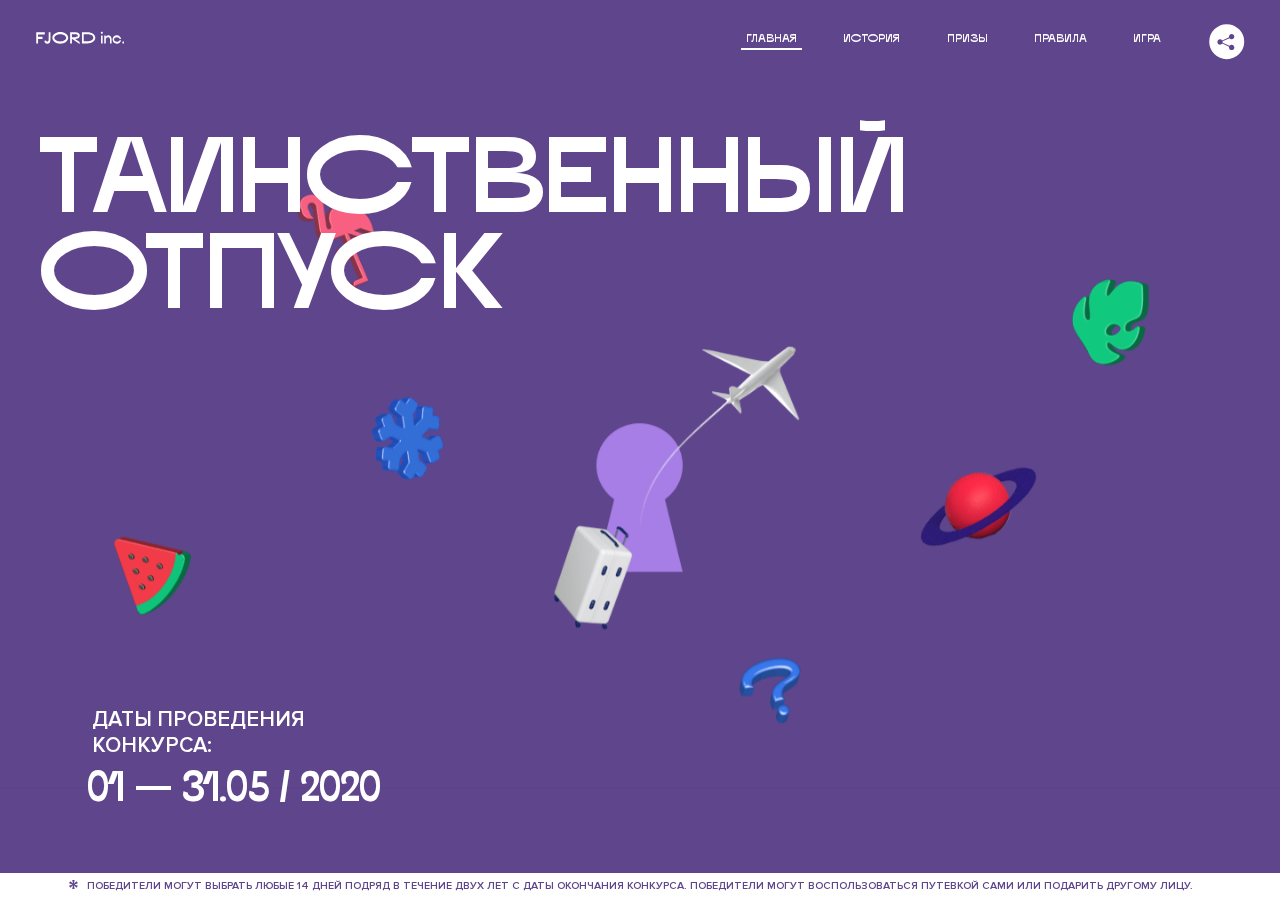
<file: 1/index.html>
<!DOCTYPE html>
<html lang="ru">
<head>
  <meta charset="UTF-8">
  <meta name="description" content="">
  <meta name="viewport" content="width=device-width, initial-scale=1.0">
  <meta http-equiv="X-UA-Compatible" content="ie=edge">
  <title>Mysterious Vacation</title>
  <link rel="stylesheet" href="css/style.min.css">
<link href="css/style.min.css" rel="stylesheet">  <base href="https://htmlacademy-animation.github.io/179940-magic-vacation-1/1/">
</head>
<body>

  <header class="page-header js-header">
    <div class="page-header__wrapper">
      <a href="#" class="page-header__logo" aria-label="Перейти на страницу FJORD.Inc">
        <svg width="100" height="15" viewBox="0 0 100 15" fill="none" xmlns="http://www.w3.org/2000/svg">
          <path d="M0.26 1.4V14H2.276V8.906H7.334V6.44H2.276V3.848H9.872V1.4H0.26ZM12.733 14.36C15.127 14.36 16.243 12.65 16.243 9.5V1.4H14.263V8.96C14.263 11.21 13.723 11.876 12.733 11.876C11.833 11.876 11.473 11.3 11.347 10.58L9.36702 10.94C9.63702 13.046 10.663 14.36 12.733 14.36ZM18.3918 7.7C18.3918 11.372 22.3878 14.36 27.3198 14.36C32.2518 14.36 36.2478 11.372 36.2478 7.7C36.2478 4.028 32.2518 1.04 27.3198 1.04C22.3878 1.04 18.3918 4.028 18.3918 7.7ZM20.6058 7.7C20.6058 5.378 23.6118 3.524 27.3198 3.524C30.9918 3.524 33.9798 5.378 33.9798 7.7C33.9798 10.004 30.9918 11.858 27.3198 11.858C23.6118 11.858 20.6058 10.004 20.6058 7.7ZM40.403 14V8.906H40.799L49.079 14.702V12.38L44.039 8.906H44.201C47.999 8.906 49.277 7.304 49.277 5.162C49.277 3.092 47.999 1.4 44.201 1.4H38.387V14H40.403ZM43.535 3.722C45.785 3.722 47.045 4.136 47.045 5.432C47.045 6.764 45.785 7.034 43.535 7.034H40.403V3.722H43.535ZM51.6936 1.382V14H57.8676C62.7456 14 66.7236 11.534 66.7236 7.7C66.7236 3.848 62.7456 1.382 57.8676 1.382H51.6936ZM53.7096 11.624V3.722H57.5436C61.5396 3.722 64.4916 5.018 64.4916 7.7C64.4916 10.238 61.5396 11.624 57.5436 11.624H53.7096ZM73.1832 14.018H74.9832V5H73.1832V14.018ZM72.9132 1.976C72.9132 2.57 73.3992 3.092 74.0832 3.092C74.7492 3.092 75.2352 2.57 75.2352 1.976C75.2352 1.382 74.7672 0.805999 74.0832 0.805999C73.3812 0.805999 72.9132 1.382 72.9132 1.976ZM76.7867 14H78.5687V9.104C78.7487 8.006 79.5947 6.962 81.0887 6.962C82.1147 6.962 83.2667 7.448 83.2667 9.554V14H85.0487V9.014C85.0487 6.152 83.2307 4.73 81.3587 4.73C79.9187 4.73 79.0727 5.558 78.5687 6.854V5H76.7867V14ZM90.9898 14.27C93.5098 14.27 95.3818 12.506 95.7238 10.328H94.0498C93.7258 11.3 92.6998 12.02 90.9898 12.02C88.8478 12.02 87.7678 10.922 87.7678 9.59C87.7678 8.24 88.8478 6.962 90.9898 6.962C92.7538 6.962 93.7978 7.844 94.0858 8.924H95.7418C95.4358 6.71 93.6178 4.73 90.9898 4.73C88.0918 4.73 86.1298 7.124 86.1298 9.59C86.1298 12.074 88.1278 14.27 90.9898 14.27ZM97.0693 12.938C97.0693 13.658 97.5553 14.144 98.2753 14.144C98.9953 14.144 99.4813 13.658 99.4813 12.938C99.4813 12.2 98.9953 11.714 98.2753 11.714C97.5553 11.714 97.0693 12.2 97.0693 12.938Z" fill="currentColor"></path>
        </svg>
      </a>
      <button class="page-header__toggler js-menu-toggler" type="button" aria-label="Управление мобильным меню"><span>Меню</span></button>
      <nav class="page-header__nav">
        <div class="page-header__menu js-menu" id="menu">
          <ul>
            <li>
              <a class="js-menu-link active" href="#top" data-href="top">главная</a>
            </li>
            <li>
              <a class="js-menu-link" href="#story" data-href="story">история</a>
            </li>
            <li>
              <a class="js-menu-link" href="#prizes" data-href="prizes">призы</a>
            </li>
            <li>
              <a class="js-menu-link" href="#rules" data-href="rules">правила</a>
            </li>
            <li>
              <a class="js-menu-link" href="#game" data-href="game">игра</a>
            </li>
          </ul>
        </div>
        <div class="page-header__social">
          <div class="social-block js-social-block">
            <button class="social-block__toggler" aria-label="Управлять блоком с социальными кнопками">
              <svg width="26" height="22" viewBox="0 0 27 22" fill="none" xmlns="http://www.w3.org/2000/svg">
                <path d="M19.6721 7.43664C21.6273 7.43664 23.213 5.85095 23.213 3.89566C23.213 1.94037 21.6273 0.354675 19.6721 0.354675C17.7168 0.354675 16.1311 1.94037 16.1311 3.89566C16.1311 4.19968 16.1728 4.49178 16.2458 4.77345L7.21751 8.95527C6.57519 8.05214 5.52303 7.46049 4.33078 7.46049C2.37549 7.46049 0.789795 9.04618 0.789795 11.0015C0.789795 12.9568 2.37549 14.5425 4.33078 14.5425C5.52303 14.5425 6.57668 13.9508 7.21751 13.0477L16.2458 17.2295C16.1743 17.5112 16.1311 17.8033 16.1311 18.1073C16.1311 20.0626 17.7168 21.6483 19.6721 21.6483C21.6273 21.6483 23.213 20.0626 23.213 18.1073C23.213 16.152 21.6273 14.5663 19.6721 14.5663C18.4798 14.5663 17.4262 15.158 16.7853 16.0611L7.75701 11.8793C7.82854 11.5976 7.87176 11.3055 7.87176 11.0015C7.87176 10.6974 7.83003 10.4053 7.75701 10.1237L16.7853 5.94186C17.4262 6.84499 18.4783 7.43664 19.6721 7.43664Z" fill="currentColor"></path>
              </svg>
            </button>
            <ul class="social-block__list">
              <li>
                <a class="social-block__link social-block__link--fb" href="#" aria-label="Мы на Facebook">
                  <svg width="8" height="17" viewBox="0 0 8 17" fill="none" xmlns="http://www.w3.org/2000/svg">
                    <path d="M4.24646 16.9899H1.09275L1.05793 8.49828H0V5.30707H1.05793V3.81124C1.05793 1.42084 2.57654 0 5.21735 0H7.41758V3.18585H5.30841C4.28262 3.18585 4.2478 3.48582 4.2478 4.24914V5.30707H7.42964L7.16716 8.49828H4.2478V16.9899H4.24646Z" fill="currentColor"></path>
                  </svg>
                </a>
              </li>
              <li>
                <a class="social-block__link social-block__link--insta" href="#" aria-label="Мы в Instagram">
                  <svg width="15" height="15" viewBox="0 0 15 15" fill="none" xmlns="http://www.w3.org/2000/svg">
                    <path d="M11.0197 0H4.19806C2.14246 0 0.471191 1.66993 0.471191 3.72285V10.5499C0.471191 12.6082 2.14112 14.2727 4.19806 14.2727H11.0197C13.0753 14.2727 14.7466 12.6082 14.7466 10.5499V3.72285C14.7466 1.67127 13.0753 0 11.0197 0ZM11.0197 12.4849H4.19806C3.13076 12.4849 2.26432 11.6158 2.26432 10.5512V3.72419C2.26432 2.65956 3.13076 1.79715 4.19806 1.79715H11.0197C12.087 1.79715 12.9535 2.6609 12.9535 3.72419V10.5512C12.9535 11.6145 12.087 12.4849 11.0197 12.4849Z" fill="currentColor"></path>
                    <path d="M7.60887 3.11084C5.38989 3.11084 3.58203 4.9187 3.58203 7.14036C3.58203 9.35532 5.38989 11.1645 7.60887 11.1645C9.83053 11.1645 11.6357 9.35666 11.6357 7.14036C11.6357 4.9187 9.83053 3.11084 7.60887 3.11084ZM7.60887 9.36871C6.37551 9.36871 5.37784 8.37372 5.37784 7.14036C5.37784 5.90699 6.37551 4.90665 7.60887 4.90665C8.83822 4.90665 9.84259 5.90833 9.84259 7.14036C9.84392 8.37238 8.83822 9.36871 7.60887 9.36871Z" fill="currentColor"></path>
                    <path d="M11.3573 2.35962C10.8256 2.35962 10.3931 2.79752 10.3931 3.32381C10.3931 3.85546 10.8256 4.29336 11.3573 4.29336C11.8862 4.29336 12.3215 3.85546 12.3215 3.32381C12.3215 2.79752 11.8862 2.35962 11.3573 2.35962Z" fill="currentColor"></path>
                  </svg>
                </a>
              </li>
              <li>
                <a class="social-block__link social-block__link--vk" href="#" aria-label="Мы ВКонтакте">
                  <svg width="17" height="10" viewBox="0 0 17 10" fill="none" xmlns="http://www.w3.org/2000/svg">
                    <path d="M14.1234 4.9002C14.1234 4.9002 16.3623 1.72708 16.5866 0.680242C16.6595 0.312285 16.4947 0.103188 16.1069 0.103188C16.1069 0.103188 14.8193 0.103188 14.168 0.103188C13.7235 0.103188 13.5587 0.293278 13.4235 0.579768C13.4235 0.579768 12.3724 2.82553 11.0969 4.24712C10.6861 4.70333 10.4781 4.84318 10.2511 4.84318C10.0646 4.84318 9.98625 4.6911 9.98625 4.27834V0.649016C9.98625 0.147997 9.92545 0.00135496 9.5066 0.00135496H6.39628C6.15578 0.00135496 6.0085 0.134417 6.0085 0.324506C6.0085 0.801084 6.73406 0.908351 6.73406 2.20231V4.87305C6.73406 5.40529 6.70569 5.61575 6.45303 5.61575C5.78016 5.61575 4.19528 3.30618 3.30623 0.678887C3.12923 0.145282 2.93737 0 2.43475 0H0.486409C0.205373 0 0 0.190085 0 0.476576C0 0.991172 0.60666 3.40801 2.99277 6.64358C4.59927 8.8201 6.70569 10 8.60269 10C9.76196 10 10.0416 9.80312 10.0416 9.31432V7.63883C10.0416 7.22607 10.2065 7.04956 10.4429 7.04956C10.7078 7.04956 11.1847 7.13238 12.2805 8.22268C13.5843 9.47862 13.6762 10 14.3896 10H16.5676C16.7919 10 17 9.89273 17 9.52342C17 9.02919 16.3623 8.15343 15.384 7.10659C14.9801 6.56755 14.3302 5.98914 14.1248 5.72301C13.8275 5.40801 13.9154 5.23014 14.1234 4.9002Z" fill="currentColor"></path>
                  </svg>
                </a>
              </li>
            </ul>
          </div>
        </div>
      </nav>
    </div>
  </header>

  <main class="page-content">

    <section class="animation-screen"></section>

    <section class="screen screen--hidden screen--intro js-scrollspy" id="top">
      <div class="screen__wrapper">
        <div class="intro">
          <h1 class="intro__title">Таинственный отпуск</h1>
          <div class="intro__content">
            <div class="intro__info">
              <p class="intro__label">Даты проведения конкурса:</p>
              <p class="intro__date">01 — 31.05 / 2020</p>
            </div>
            <div class="intro__message">
              <p>
                Отгадай первым место назначения и&nbsp;отправься в&nbsp;путешествие в&nbsp;любое время или получи один из многочисленных призов
                <svg width="16" height="16" viewBox="0 0 10 10" fill="none" xmlns="http://www.w3.org/2000/svg">
                  <path d="M0 6.35337L3.90271 4.99012L0 3.64663L1.34615 1.32374L4.44287 4.01073L3.67364 0H6.34615L5.57692 4.01073L8.65385 1.32374L10 3.64663L6.13405 4.99012L10 6.35337L8.65385 8.65651L5.57692 5.98927L6.34615 10H3.67364L4.44287 5.96952L1.34615 8.65651L0 6.35337Z" fill="currentColor"></path>
                </svg>
              </p>
            </div>
          </div>
        </div>
      </div>
      <div class="screen__footer js-footer">
        <button class="screen__footer-enlarge js-footer-toggler" type="button" aria-label="Показать сообщение">
          <svg width="10" height="10" viewBox="0 0 10 10" fill="none" xmlns="http://www.w3.org/2000/svg">
            <path d="M0 6.35337L3.90271 4.99012L0 3.64663L1.34615 1.32374L4.44287 4.01073L3.67364 0H6.34615L5.57692 4.01073L8.65385 1.32374L10 3.64663L6.13405 4.99012L10 6.35337L8.65385 8.65651L5.57692 5.98927L6.34615 10H3.67364L4.44287 5.96952L1.34615 8.65651L0 6.35337Z" fill="currentColor"></path>
          </svg>
        </button>
        <button class="screen__footer-collapse js-footer-toggler" type="button" aria-label="Скрыть сообщение">
          <svg width="13" height="13" viewBox="0 0 13 13" fill="none" xmlns="http://www.w3.org/2000/svg">
            <line x1="12.3536" y1="0.353553" x2="0.738349" y2="11.9688" stroke="currentColor"></line>
            <line x1="0.738319" y1="0.539925" x2="12.3535" y2="12.1551" stroke="currentColor"></line>
          </svg>
        </button>
        <div class="screen__footer-wrapper">
          <div class="screen__footer-announce">
            <p class="screen__footer-label">Даты проведения конкурса:</p>
            <p class="screen__footer-date">01 — 31.05 / 2020</p>
          </div>
          <div class="screen__footer-note">
            <p>
              <svg width="10" height="10" viewBox="0 0 10 10" fill="none" xmlns="http://www.w3.org/2000/svg">
                <path d="M0 6.35337L3.90271 4.99012L0 3.64663L1.34615 1.32374L4.44287 4.01073L3.67364 0H6.34615L5.57692 4.01073L8.65385 1.32374L10 3.64663L6.13405 4.99012L10 6.35337L8.65385 8.65651L5.57692 5.98927L6.34615 10H3.67364L4.44287 5.96952L1.34615 8.65651L0 6.35337Z" fill="currentColor"></path>
              </svg>
              <span>Победители могут выбрать любые 14 дней подряд в&nbsp;течение двух лет с&nbsp;даты окончания конкурса. Победители могут воспользоваться путевкой сами или подарить другому лицу.</span>
            </p>
          </div>
        </div>
      </div>
    </section>

    <section class="screen screen--hidden screen--story js-scrollspy" id="story">

      <div class="slider swiper-container js-slider">

        <div class="swiper-wrapper">

          <div class="slider__item swiper-slide">
            <h2 class="slider__item-title">История</h2>
            <p class="slider__item-text">Джеймс Таргет был основателем компании &laquo;Fjord Inc.&raquo;. С&nbsp;1965 года &laquo;Fjord Inc.&raquo; прославилась надёжными и&nbsp;удобными чемоданами и&nbsp;аксессуарами для туристов.</p>
          </div>

          <div class="slider__item swiper-slide">
            <p class="slider__item-text">Когда Джеймсу было 7&nbsp;лет, в&nbsp;их&nbsp;доме гостил дядюшка и&nbsp;развлекал детей рассказами о&nbsp;своей поездке в&nbsp;место, показавшееся малышу Таргету невероятным. Тогда Джеймс решил, что однажды посетит его, но&nbsp;не&nbsp;будет рассказывать о&nbsp;мечте, пока не&nbsp;осуществит.</p>
          </div>

          <div class="slider__item swiper-slide">
            <p class="slider__item-text">Джеймс Таргет стал увлеченным путешественником. Он&nbsp;посетил 5&nbsp;континентов, 126&nbsp;стран.</p>
          </div>

          <div class="slider__item swiper-slide">
            <p class="slider__item-text">Он&nbsp;сплавлялся по&nbsp;Амазонке и&nbsp;погружался в&nbsp;пещеры Франции, медитировал в&nbsp;горах Тибета и&nbsp;пожимал руку вождя племени Акугауа.</p>
          </div>

          <div class="slider__item swiper-slide">
            <p class="slider__item-text">Из&nbsp;своих поездок Джеймс Таргет привозил идеи, как сделать свои чемоданы &laquo;Fjord Inc.&raquo; удобными и&nbsp;приспособленными к&nbsp;разным дорожным условиям.</p>
          </div>

          <div class="slider__item swiper-slide">
            <p class="slider__item-text">Всё это время Джеймс не&nbsp;оставлял идею поездки своей мечты. Однако, как только он&nbsp;брался за&nbsp;планирование, возникали препятствия, не&nbsp;позволяющие отправиться туда.</p>
          </div>

          <div class="slider__item swiper-slide">
            <p class="slider__item-text">В&nbsp;возрасте 67&nbsp;лет Джеймс Таргет попал под лавину и&nbsp;погиб. В&nbsp;своём завещании он&nbsp;поручил отправить в&nbsp;заветное путешествие трёх смельчаков, единых с&nbsp;ним духом.</p>
          </div>

          <div class="slider__item swiper-slide">
            <p class="slider__item-text">Тех, кто сможет узнать таинственное место, задавая вопросы специально обученному ИИ&nbsp;&laquo;Соне&raquo;, ждет фантастическое путешествие.</p>
          </div>
        </div>
        <div class="slider__controls">
          <button class="slider__control slider__control--prev js-control-prev" type="button" aria-label="Показать предыдущую историю">
            <svg width="12" height="22" viewBox="0 0 12 22" fill="none" xmlns="http://www.w3.org/2000/svg">
              <path d="M11 1L1 11L11 21" stroke="currentColor" stroke-width="2" stroke-linejoin="round"></path>
            </svg>
          </button>
          <button class="slider__control slider__control--next js-control-next" type="button" aria-label="Показать следующую историю">
            <svg width="12" height="22" viewBox="0 0 12 22" fill="none" xmlns="http://www.w3.org/2000/svg">
              <path d="M1 1L11 11L1 21" stroke="currentColor" stroke-width="2" stroke-linejoin="round"></path>
            </svg>
          </button>
        </div>
        <div class="slider__pagination swiper-pagination"></div>
      </div>
    </section>

    <section class="screen screen--hidden screen--prizes js-scrollspy" id="prizes">
      <div class="screen__wrapper">
        <div class="prizes">
          <h2 class="prizes__title">ПРизы</h2>
          <div class="prizes__lead">
            <p>Найди ответ и&nbsp;получи один из&nbsp;призов:</p>
          </div>
          <ul class="prizes__list">
            <li class="prizes__item prizes__item--journeys">
              <div class="prizes__icon">
                <picture>
                  <source srcset="img/prize1-mob.svg" media="(orientation: portrait)">
                  <img src="img/prize1.svg" alt="">
                </picture>
              </div>
              <p class="prizes__desc">
                <b>3</b>
                <span>загадочных путешествия</span>
              </p>
            </li>
            <li class="prizes__item prizes__item--cases">
              <div class="prizes__icon">
                <picture>
                  <source srcset="img/prize2-mob.svg" media="(orientation: portrait)">
                  <img src="img/prize2.svg" alt="">
                </picture>
              </div>
              <p class="prizes__desc">
                <b>7</b>
                <span>надежных чемоданов</span>
              </p>
            </li>
            <li class="prizes__item prizes__item--codes">
              <div class="prizes__icon">
                <picture>
                  <source srcset="img/prize3-mob.svg" media="(orientation: portrait)">
                  <img src="img/prize3.svg" alt="">
                </picture>
              </div>
              <p class="prizes__desc">
                <b>900</b>
                <span>
                  промокодов на&nbsp;скидку 15%
                  <svg width="10" height="10" viewBox="0 0 10 10" fill="none" xmlns="http://www.w3.org/2000/svg">
                    <path d="M0 6.35337L3.90271 4.99012L0 3.64663L1.34615 1.32374L4.44287 4.01073L3.67364 0H6.34615L5.57692 4.01073L8.65385 1.32374L10 3.64663L6.13405 4.99012L10 6.35337L8.65385 8.65651L5.57692 5.98927L6.34615 10H3.67364L4.44287 5.96952L1.34615 8.65651L0 6.35337Z" fill="currentColor"></path>
                  </svg>
                </span>
              </p>
            </li>
          </ul>
        </div>
      </div>
      <div class="screen__footer js-footer">
        <button class="screen__footer-enlarge js-footer-toggler" type="button" aria-label="Показать сообщение">
          <svg width="10" height="10" viewBox="0 0 10 10" fill="none" xmlns="http://www.w3.org/2000/svg">
            <path d="M0 6.35337L3.90271 4.99012L0 3.64663L1.34615 1.32374L4.44287 4.01073L3.67364 0H6.34615L5.57692 4.01073L8.65385 1.32374L10 3.64663L6.13405 4.99012L10 6.35337L8.65385 8.65651L5.57692 5.98927L6.34615 10H3.67364L4.44287 5.96952L1.34615 8.65651L0 6.35337Z" fill="currentColor"></path>
          </svg>
        </button>
        <button class="screen__footer-collapse js-footer-toggler" type="button" aria-label="Скрыть сообщение">
          <svg width="13" height="13" viewBox="0 0 13 13" fill="none" xmlns="http://www.w3.org/2000/svg">
            <line x1="12.3536" y1="0.353553" x2="0.738349" y2="11.9688" stroke="currentColor"></line>
            <line x1="0.738319" y1="0.539925" x2="12.3535" y2="12.1551" stroke="currentColor"></line>
          </svg>
        </button>
        <div class="screen__footer-wrapper">
          <div class="screen__footer-announce">
            <p class="screen__footer-label">Даты проведения конкурса:</p>
            <p class="screen__footer-date">01 — 31.05 / 2020</p>
          </div>
          <div class="screen__footer-note">
            <p>
              <svg width="10" height="10" viewBox="0 0 10 10" fill="none" xmlns="http://www.w3.org/2000/svg">
                <path d="M0 6.35337L3.90271 4.99012L0 3.64663L1.34615 1.32374L4.44287 4.01073L3.67364 0H6.34615L5.57692 4.01073L8.65385 1.32374L10 3.64663L6.13405 4.99012L10 6.35337L8.65385 8.65651L5.57692 5.98927L6.34615 10H3.67364L4.44287 5.96952L1.34615 8.65651L0 6.35337Z" fill="currentColor"></path>
              </svg>
              <span>Скидка&nbsp;15% на&nbsp;единоразовое приобретение путёвки с&nbsp;1&nbsp;июня 2020 по&nbsp;31&nbsp;мая 2022&nbsp;года. Суммируется с&nbsp;другими акциями</span>
            </p>
          </div>
        </div>
      </div>
    </section>

    <section class="screen screen--hidden screen--rules js-scrollspy" id="rules">
      <div class="screen__wrapper">
        <div class="rules">
          <h2 class="rules__title">Правила</h2>
          <div class="rules__lead">
            <p>Для того чтобы получить наследство Джеймса Таргета, тебе нужно выведать у&nbsp;&laquo;Сони&raquo;, куда предстоит отправиться тебе в&nbsp;случае победы</p>
          </div>
          <ol class="rules__list">
            <li class="rules__item">
              <p>Тебе отводится <br>5&nbsp;минут</p>
            </li>
            <li class="rules__item">
              <p>Задавай любые вопросы в&nbsp;текстовом поле</p>
            </li>
            <li class="rules__item">
              <p>Нажимай кнопку &laquo;Узнать&raquo;, чтобы получить ответ</p>
            </li>
            <li class="rules__item">
              <p>&laquo;Соня&raquo; может отвечать только&nbsp;Да или Нет</p>
            </li>
          </ol>
          <a href="#game" class="rules__link btn">Погнали!</a>
        </div>
      </div>
      <div class="screen__disclaimer">
        <div class="disclaimer">
          <ul>
            <li>
              <a href="#">Правовая информация</a>
            </li>
            <li>
              <a href="#">Подробные правила</a>
            </li>
          </ul>
        </div>
      </div>
    </section>

    <section class="screen screen--hidden screen--game js-scrollspy" id="game">
      <div class="screen__wrapper">
        <div class="game">
          <div class="game__header">
            <h2 class="game__title">Игра</h2>
            <div class="game__counter">
              <span>05</span>:<span>00</span>
            </div>
          </div>
          <div class="game__body">
            <div class="chat">
              <div class="chat__body js-chat">
                <ul class="chat__list" id="messages"></ul>
              </div>
              <div class="chat__footer">
                <form action="#" method="post" class="form" id="message-form">
                  <label for="message-field" class="visually-hidden">Поле для ввода вопроса</label>
                  <input type="text" class="form__field" id="message-field">
                  <button class="form__button btn">
                    Узнать
                    <svg width="18" height="19" viewBox="0 0 18 19" fill="none" xmlns="http://www.w3.org/2000/svg">
                      <path stroke="currentColor" stroke-width="2" d="M9 19V1"></path>
                      <path d="M1 9l8-8 8 8" stroke="currentColor" stroke-width="2" stroke-linejoin="round"></path>
                    </svg>
                  </button>
                </form>
              </div>
            </div>
          </div>
          <!-- временные кнопки для показа результата -->
          <div class="game__buttons">
            <button class="game__button btn js-show-result" type="button" data-target="result">Положительный результат</button>
            <button class="game__button btn js-show-result" type="button" data-target="result2">Положительный результат - 2</button>
            <button class="game__button btn js-show-result" type="button" data-target="result3">Отрицательный результат</button>
          </div>
        </div>
      </div>
    </section>

    <section class="screen screen--hidden screen--result" id="result">
      <div class="screen__wrapper">
        <div class="result result--trip">
          <div class="result__image">
            <picture>
              <source srcset="img/result1-mob.png 1x, img/result1-mob@2x.png 2x" media="(max-width: 768px) and (orientation: portrait)">
              <img src="img/result1.png" srcset="img/result1@2x.png 2x" alt="">
            </picture>
          </div>
          <h2 class="result__title">
            <span class="visually-hidden">ПОбеда!</span>
            <svg xmlns="http://www.w3.org/2000/svg" viewBox="0 0 568.85 109.24">
              <path d="M16,24.44V92H2.6V8H75V92H61.52V24.44H16Z" transform="translate(-2.1 -1.5)" fill="none" stroke="currentColor"></path>
              <path d="M148.76,5.6c32.88,0,59.52,19.92,59.52,44.4s-26.64,44.4-59.52,44.4S89.24,74.48,89.24,50,115.88,5.6,148.76,5.6Zm0,72.12c24.48,0,44.4-12.36,44.4-27.72s-19.92-27.84-44.4-27.84C124,22.16,104,34.52,104,50S124,77.72,148.76,77.72Z" transform="translate(-2.1 -1.5)" fill="none" stroke="currentColor"></path>
              <path d="M287.36,8V24.44H236v14.4h25.32c25.44,0,34,11.16,34,26.52,0,15.6-8.52,26.64-34,26.64H222.56V8h64.8ZM256.88,76.52c15.12,0,23.52-2,23.52-11.52S272,54.44,256.88,54.44H236V76.52h20.88Z" transform="translate(-2.1 -1.5)" fill="none" stroke="currentColor"></path>
              <path d="M371.47,8V24.44H320.84V41.6h33.6V58h-33.6V75.56h50.64V92H307.4V8h64.08Z" transform="translate(-2.1 -1.5)" fill="none" stroke="currentColor"></path>
              <path d="M382.39,110.24V75.56h7.44c4.56-4.68,7.8-18.36,8.76-56L399,8h48.6V75.56h10v34.68H442.87V92H397v18.24H382.39Zm51.72-34.68V24.44H411.55v3.12c-0.48,22.44-3.24,37.68-7.2,48h29.76Z" transform="translate(-2.1 -1.5)" fill="none" stroke="currentColor"></path>
              <path d="M463.75,92l28-84h27.12l28.08,84H533.47l-7.8-23.52h-37.8L480.07,92H463.75Zm56.64-40L507,11.84,493.51,52h26.88Z" transform="translate(-2.1 -1.5)" fill="none" stroke="currentColor"></path>
              <path d="M554.12,70.4L555.55,2H569l1.44,68.4H554.12Zm8.28,6.36c4.8,0,8,3.24,8,8.16a8,8,0,1,1-16.08,0C554.35,80,557.59,76.76,562.39,76.76Z" transform="translate(-2.1 -1.5)" fill="none" stroke="currentColor"></path>
            </svg>
          </h2>
          <div class="result__text">
            <p>ты&nbsp;отправляешься в&nbsp;Арктику!</p>
          </div>
          <div class="result__form">
            <form action="#" method="post" class="form form--result">
              <label for="email-field" class="form__label">зарегистрируй результат</label>
              <input type="email" class="form__field" id="email-field" placeholder="e-mail для регистации результата и получения приза" required="">
              <button class="form__button btn">
                отправить
                <svg width="18" height="19" viewBox="0 0 18 19" fill="none" xmlns="http://www.w3.org/2000/svg">
                  <path stroke="currentColor" stroke-width="2" d="M9 19V1"></path>
                  <path d="M1 9l8-8 8 8" stroke="currentColor" stroke-width="2" stroke-linejoin="round"></path>
                </svg>
              </button>
            </form>
          </div>
        </div>
      </div>
    </section>

    <section class="screen screen--hidden screen--result" id="result2">
      <div class="screen__wrapper">
        <div class="result result--prize">
          <div class="result__image">
            <picture>
              <source srcset="img/result2-mob.png 1x, img/result2-mob@2x.png 2x" media="(max-width: 768px) and (orientation: portrait)">
              <img src="img/result2.png" srcset="img/result2@2x.png 2x" alt="">
            </picture>
          </div>
          <h2 class="result__title">
            <span class="visually-hidden">ПОбеда!</span>
            <svg xmlns="http://www.w3.org/2000/svg" viewBox="0 0 568.85 109.24">
              <path d="M16,24.44V92H2.6V8H75V92H61.52V24.44H16Z" transform="translate(-2.1 -1.5)" fill="none" stroke="currentColor"></path>
              <path d="M148.76,5.6c32.88,0,59.52,19.92,59.52,44.4s-26.64,44.4-59.52,44.4S89.24,74.48,89.24,50,115.88,5.6,148.76,5.6Zm0,72.12c24.48,0,44.4-12.36,44.4-27.72s-19.92-27.84-44.4-27.84C124,22.16,104,34.52,104,50S124,77.72,148.76,77.72Z" transform="translate(-2.1 -1.5)" fill="none" stroke="currentColor"></path>
              <path d="M287.36,8V24.44H236v14.4h25.32c25.44,0,34,11.16,34,26.52,0,15.6-8.52,26.64-34,26.64H222.56V8h64.8ZM256.88,76.52c15.12,0,23.52-2,23.52-11.52S272,54.44,256.88,54.44H236V76.52h20.88Z" transform="translate(-2.1 -1.5)" fill="none" stroke="currentColor"></path>
              <path d="M371.47,8V24.44H320.84V41.6h33.6V58h-33.6V75.56h50.64V92H307.4V8h64.08Z" transform="translate(-2.1 -1.5)" fill="none" stroke="currentColor"></path>
              <path d="M382.39,110.24V75.56h7.44c4.56-4.68,7.8-18.36,8.76-56L399,8h48.6V75.56h10v34.68H442.87V92H397v18.24H382.39Zm51.72-34.68V24.44H411.55v3.12c-0.48,22.44-3.24,37.68-7.2,48h29.76Z" transform="translate(-2.1 -1.5)" fill="none" stroke="currentColor"></path>
              <path d="M463.75,92l28-84h27.12l28.08,84H533.47l-7.8-23.52h-37.8L480.07,92H463.75Zm56.64-40L507,11.84,493.51,52h26.88Z" transform="translate(-2.1 -1.5)" fill="none" stroke="currentColor"></path>
              <path d="M554.12,70.4L555.55,2H569l1.44,68.4H554.12Zm8.28,6.36c4.8,0,8,3.24,8,8.16a8,8,0,1,1-16.08,0C554.35,80,557.59,76.76,562.39,76.76Z" transform="translate(-2.1 -1.5)" fill="none" stroke="currentColor"></path>
            </svg>
          </h2>
          <div class="result__text">
            <p>чемодан &laquo;Fjord&nbsp;Inc.&raquo;&nbsp;твой</p>
          </div>
          <div class="result__form">
            <form action="#" method="post" class="form form--result">
              <label for="email-field2" class="form__label">зарегистрируй результат</label>
              <input type="email" class="form__field" id="email-field2" placeholder="e-mail для регистации результата и получения приза" required="">
              <button class="form__button btn">
                отправить
                <svg width="18" height="19" viewBox="0 0 18 19" fill="none" xmlns="http://www.w3.org/2000/svg">
                  <path stroke="currentColor" stroke-width="2" d="M9 19V1"></path>
                  <path d="M1 9l8-8 8 8" stroke="currentColor" stroke-width="2" stroke-linejoin="round"></path>
                </svg>
              </button>
            </form>
          </div>
        </div>
      </div>
    </section>

    <section class="screen screen--hidden screen--result" id="result3">
      <div class="screen__wrapper">
        <div class="result result--negative">
          <div class="result__image">
            <picture>
              <source srcset="img/result3-mob.png 1x, img/result3-mob@2x.png 2x" media="(max-width: 768px) and (orientation: portrait)">
              <img src="img/result3.png" srcset="img/result3@2x.png 2x" alt="">
            </picture>
          </div>
          <h2 class="result__title">
            <span class="visually-hidden">Не угадал!</span>
            <svg xmlns="http://www.w3.org/2000/svg" viewBox="0 0 660.77 109.24">
              <path d="M2.66,92V8H16.1V42.2H53.3V8H66.74V92H53.3V58.64H16.1V92H2.66Z" transform="translate(-2.16 -1.5)" fill="none" stroke="currentColor"></path>
              <path d="M147.62,8V24.44H97V41.6h33.6V58H97V75.56h50.64V92H83.54V8h64.08Z" transform="translate(-2.16 -1.5)" fill="none" stroke="currentColor"></path>
              <path d="M199.22,8l20.52,42.36L235.34,8h16.44l-31,84H204.38l9.48-25.92L185.78,8h13.44Z" transform="translate(-2.16 -1.5)" fill="none" stroke="currentColor"></path>
              <path d="M273.74,24.44V92H260.3V8h50.16V24.44H273.74Z" transform="translate(-2.16 -1.5)" fill="none" stroke="currentColor"></path>
              <path d="M307.1,92l28-84h27.12l28.08,84H376.82L369,68.48h-37.8L323.42,92H307.1Zm56.64-40L350.3,11.84,336.86,52h26.88Z" transform="translate(-2.16 -1.5)" fill="none" stroke="currentColor"></path>
              <path d="M396.38,110.24V75.56h7.44c4.56-4.68,7.8-18.36,8.76-56L412.94,8h48.6V75.56h10v34.68H456.86V92H411v18.24H396.38ZM448.1,75.56V24.44H425.54v3.12c-0.48,22.44-3.24,37.68-7.2,48H448.1Z" transform="translate(-2.16 -1.5)" fill="none" stroke="currentColor"></path>
              <path d="M477.74,92l28-84h27.12L560.9,92H547.46l-7.8-23.52h-37.8L494.06,92H477.74Zm56.64-40-13.44-40.2L507.5,52h26.88Z" transform="translate(-2.16 -1.5)" fill="none" stroke="currentColor"></path>
              <path d="M568.7,76.88a13.77,13.77,0,0,0,5,1c6.6,0,10.44-6.24,12-58.32L586.22,8h46.2V92H619V24.44H598.82l-0.12,3.12C597.14,81,589,94.4,573.74,94.4a28.55,28.55,0,0,1-6.72-.84Z" transform="translate(-2.16 -1.5)" fill="none" stroke="currentColor"></path>
              <path d="M646.1,70.4L647.54,2H661l1.44,68.4H646.1Zm8.28,6.36c4.8,0,8,3.24,8,8.16a8,8,0,0,1-16.08,0C646.34,80,649.58,76.76,654.38,76.76Z" transform="translate(-2.16 -1.5)" fill="none" stroke="currentColor"></path>
            </svg>
          </h2>
          <button class="result__button js-play" type="button">
            не сдавайся!
            <span>
              <svg width="27" height="22" viewBox="0 0 27 22" fill="none" xmlns="http://www.w3.org/2000/svg">
                <path d="M10.6899 1.47998C5.42992 1.47998 1.16992 5.73998 1.16992 11C1.16992 16.26 5.42992 20.52 10.6899 20.52C15.9499 20.52 20.2099 16.26 20.2099 11V7.13998" stroke="currentColor" stroke-width="2" stroke-miterlimit="10"></path>
                <path d="M15.1099 12.5099L20.1499 7.13989L25.3099 12.6299" stroke="currentColor" stroke-width="2" stroke-miterlimit="10" stroke-linejoin="round"></path>
              </svg>
            </span>
          </button>
        </div>
      </div>
    </section>

  </main>

<script src="js/script.js"></script></body>
</html>
</file>
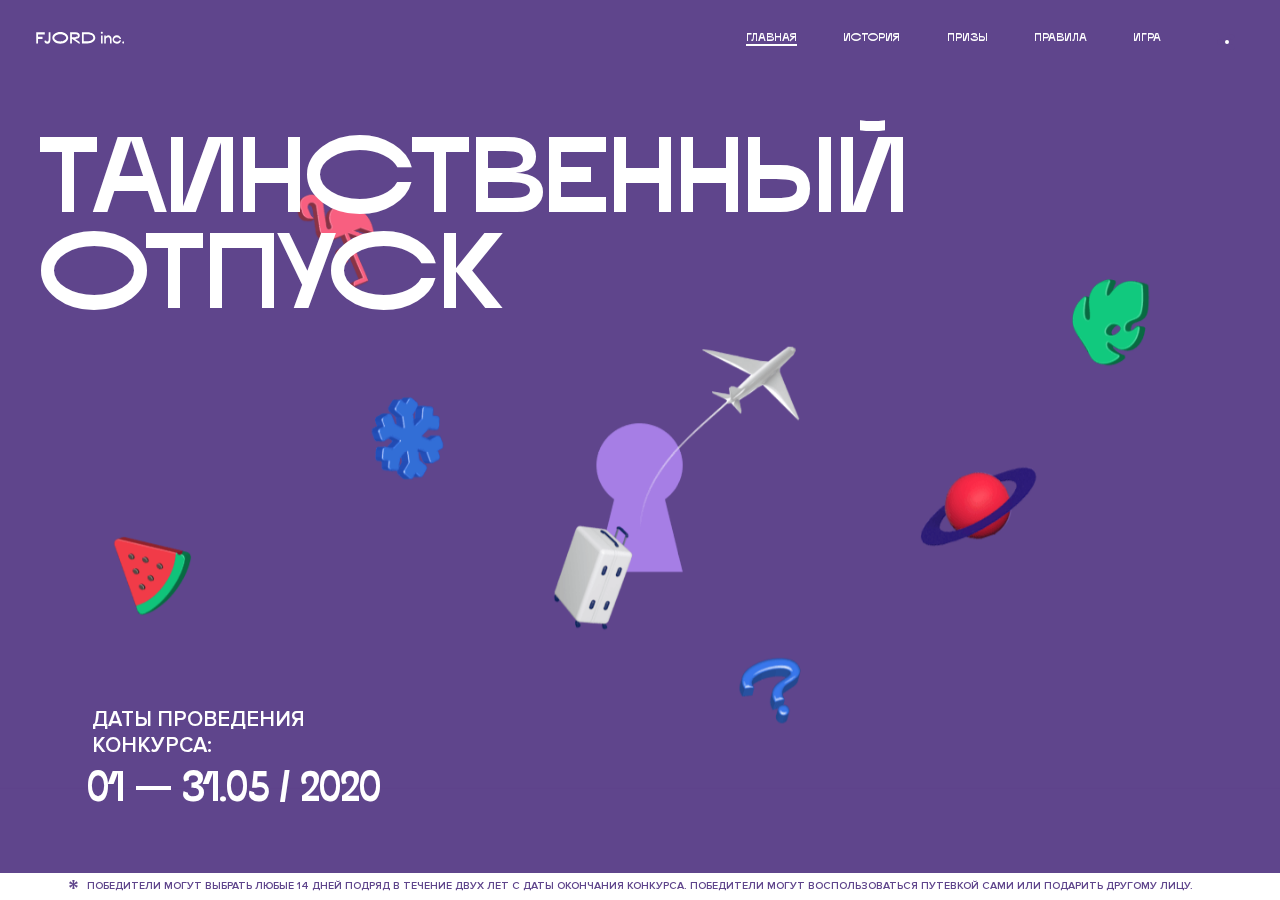
<file: 3/index.html>
<!DOCTYPE html>
<html lang="ru">
<head>
  <meta charset="UTF-8">
  <meta name="description" content="">
  <meta name="viewport" content="width=device-width, initial-scale=1.0">
  <meta http-equiv="X-UA-Compatible" content="ie=edge">
  <title>Mysterious Vacation</title>
  <link rel="stylesheet" href="css/style.min.css">
<link href="css/style.min.css" rel="stylesheet">  <base href="https://htmlacademy-animation.github.io/179940-magic-vacation-1/3/">
</head>
<body>

  <header class="page-header js-header">
    <div class="page-header__wrapper">
      <a href="#" class="page-header__logo" aria-label="Перейти на страницу FJORD.Inc">
        <svg width="100" height="15" viewBox="0 0 100 15" fill="none" xmlns="http://www.w3.org/2000/svg">
          <path d="M0.26 1.4V14H2.276V8.906H7.334V6.44H2.276V3.848H9.872V1.4H0.26ZM12.733 14.36C15.127 14.36 16.243 12.65 16.243 9.5V1.4H14.263V8.96C14.263 11.21 13.723 11.876 12.733 11.876C11.833 11.876 11.473 11.3 11.347 10.58L9.36702 10.94C9.63702 13.046 10.663 14.36 12.733 14.36ZM18.3918 7.7C18.3918 11.372 22.3878 14.36 27.3198 14.36C32.2518 14.36 36.2478 11.372 36.2478 7.7C36.2478 4.028 32.2518 1.04 27.3198 1.04C22.3878 1.04 18.3918 4.028 18.3918 7.7ZM20.6058 7.7C20.6058 5.378 23.6118 3.524 27.3198 3.524C30.9918 3.524 33.9798 5.378 33.9798 7.7C33.9798 10.004 30.9918 11.858 27.3198 11.858C23.6118 11.858 20.6058 10.004 20.6058 7.7ZM40.403 14V8.906H40.799L49.079 14.702V12.38L44.039 8.906H44.201C47.999 8.906 49.277 7.304 49.277 5.162C49.277 3.092 47.999 1.4 44.201 1.4H38.387V14H40.403ZM43.535 3.722C45.785 3.722 47.045 4.136 47.045 5.432C47.045 6.764 45.785 7.034 43.535 7.034H40.403V3.722H43.535ZM51.6936 1.382V14H57.8676C62.7456 14 66.7236 11.534 66.7236 7.7C66.7236 3.848 62.7456 1.382 57.8676 1.382H51.6936ZM53.7096 11.624V3.722H57.5436C61.5396 3.722 64.4916 5.018 64.4916 7.7C64.4916 10.238 61.5396 11.624 57.5436 11.624H53.7096ZM73.1832 14.018H74.9832V5H73.1832V14.018ZM72.9132 1.976C72.9132 2.57 73.3992 3.092 74.0832 3.092C74.7492 3.092 75.2352 2.57 75.2352 1.976C75.2352 1.382 74.7672 0.805999 74.0832 0.805999C73.3812 0.805999 72.9132 1.382 72.9132 1.976ZM76.7867 14H78.5687V9.104C78.7487 8.006 79.5947 6.962 81.0887 6.962C82.1147 6.962 83.2667 7.448 83.2667 9.554V14H85.0487V9.014C85.0487 6.152 83.2307 4.73 81.3587 4.73C79.9187 4.73 79.0727 5.558 78.5687 6.854V5H76.7867V14ZM90.9898 14.27C93.5098 14.27 95.3818 12.506 95.7238 10.328H94.0498C93.7258 11.3 92.6998 12.02 90.9898 12.02C88.8478 12.02 87.7678 10.922 87.7678 9.59C87.7678 8.24 88.8478 6.962 90.9898 6.962C92.7538 6.962 93.7978 7.844 94.0858 8.924H95.7418C95.4358 6.71 93.6178 4.73 90.9898 4.73C88.0918 4.73 86.1298 7.124 86.1298 9.59C86.1298 12.074 88.1278 14.27 90.9898 14.27ZM97.0693 12.938C97.0693 13.658 97.5553 14.144 98.2753 14.144C98.9953 14.144 99.4813 13.658 99.4813 12.938C99.4813 12.2 98.9953 11.714 98.2753 11.714C97.5553 11.714 97.0693 12.2 97.0693 12.938Z" fill="currentColor"></path>
        </svg>
      </a>
      <button class="page-header__toggler js-menu-toggler" type="button" aria-label="Управление мобильным меню"><span>Меню</span></button>
      <nav class="page-header__nav">
        <div class="page-header__menu js-menu" id="menu">
          <ul>
            <li>
              <a class="js-menu-link active" href="#top" data-href="top">главная</a>
            </li>
            <li>
              <a class="js-menu-link" href="#story" data-href="story">история</a>
            </li>
            <li>
              <a class="js-menu-link" href="#prizes" data-href="prizes">призы</a>
            </li>
            <li>
              <a class="js-menu-link" href="#rules" data-href="rules">правила</a>
            </li>
            <li>
              <a class="js-menu-link" href="#game" data-href="game">игра</a>
            </li>
          </ul>
        </div>
        <div class="page-header__social">
          <div class="social-block js-social-block">
            <button class="social-block__toggler" aria-label="Управлять блоком с социальными кнопками">
              <svg width="26" height="22" viewBox="0 0 27 22" fill="none" xmlns="http://www.w3.org/2000/svg">
                <path d="M19.6721 7.43664C21.6273 7.43664 23.213 5.85095 23.213 3.89566C23.213 1.94037 21.6273 0.354675 19.6721 0.354675C17.7168 0.354675 16.1311 1.94037 16.1311 3.89566C16.1311 4.19968 16.1728 4.49178 16.2458 4.77345L7.21751 8.95527C6.57519 8.05214 5.52303 7.46049 4.33078 7.46049C2.37549 7.46049 0.789795 9.04618 0.789795 11.0015C0.789795 12.9568 2.37549 14.5425 4.33078 14.5425C5.52303 14.5425 6.57668 13.9508 7.21751 13.0477L16.2458 17.2295C16.1743 17.5112 16.1311 17.8033 16.1311 18.1073C16.1311 20.0626 17.7168 21.6483 19.6721 21.6483C21.6273 21.6483 23.213 20.0626 23.213 18.1073C23.213 16.152 21.6273 14.5663 19.6721 14.5663C18.4798 14.5663 17.4262 15.158 16.7853 16.0611L7.75701 11.8793C7.82854 11.5976 7.87176 11.3055 7.87176 11.0015C7.87176 10.6974 7.83003 10.4053 7.75701 10.1237L16.7853 5.94186C17.4262 6.84499 18.4783 7.43664 19.6721 7.43664Z" fill="currentColor"></path>
              </svg>
            </button>
            <ul class="social-block__list">
              <li>
                <a class="social-block__link social-block__link--fb" href="#" aria-label="Мы на Facebook">
                  <svg width="8" height="17" viewBox="0 0 8 17" fill="none" xmlns="http://www.w3.org/2000/svg">
                    <path d="M4.24646 16.9899H1.09275L1.05793 8.49828H0V5.30707H1.05793V3.81124C1.05793 1.42084 2.57654 0 5.21735 0H7.41758V3.18585H5.30841C4.28262 3.18585 4.2478 3.48582 4.2478 4.24914V5.30707H7.42964L7.16716 8.49828H4.2478V16.9899H4.24646Z" fill="currentColor"></path>
                  </svg>
                </a>
              </li>
              <li>
                <a class="social-block__link social-block__link--insta" href="#" aria-label="Мы в Instagram">
                  <svg width="15" height="15" viewBox="0 0 15 15" fill="none" xmlns="http://www.w3.org/2000/svg">
                    <path d="M11.0197 0H4.19806C2.14246 0 0.471191 1.66993 0.471191 3.72285V10.5499C0.471191 12.6082 2.14112 14.2727 4.19806 14.2727H11.0197C13.0753 14.2727 14.7466 12.6082 14.7466 10.5499V3.72285C14.7466 1.67127 13.0753 0 11.0197 0ZM11.0197 12.4849H4.19806C3.13076 12.4849 2.26432 11.6158 2.26432 10.5512V3.72419C2.26432 2.65956 3.13076 1.79715 4.19806 1.79715H11.0197C12.087 1.79715 12.9535 2.6609 12.9535 3.72419V10.5512C12.9535 11.6145 12.087 12.4849 11.0197 12.4849Z" fill="currentColor"></path>
                    <path d="M7.60887 3.11084C5.38989 3.11084 3.58203 4.9187 3.58203 7.14036C3.58203 9.35532 5.38989 11.1645 7.60887 11.1645C9.83053 11.1645 11.6357 9.35666 11.6357 7.14036C11.6357 4.9187 9.83053 3.11084 7.60887 3.11084ZM7.60887 9.36871C6.37551 9.36871 5.37784 8.37372 5.37784 7.14036C5.37784 5.90699 6.37551 4.90665 7.60887 4.90665C8.83822 4.90665 9.84259 5.90833 9.84259 7.14036C9.84392 8.37238 8.83822 9.36871 7.60887 9.36871Z" fill="currentColor"></path>
                    <path d="M11.3573 2.35962C10.8256 2.35962 10.3931 2.79752 10.3931 3.32381C10.3931 3.85546 10.8256 4.29336 11.3573 4.29336C11.8862 4.29336 12.3215 3.85546 12.3215 3.32381C12.3215 2.79752 11.8862 2.35962 11.3573 2.35962Z" fill="currentColor"></path>
                  </svg>
                </a>
              </li>
              <li>
                <a class="social-block__link social-block__link--vk" href="#" aria-label="Мы ВКонтакте">
                  <svg width="17" height="10" viewBox="0 0 17 10" fill="none" xmlns="http://www.w3.org/2000/svg">
                    <path d="M14.1234 4.9002C14.1234 4.9002 16.3623 1.72708 16.5866 0.680242C16.6595 0.312285 16.4947 0.103188 16.1069 0.103188C16.1069 0.103188 14.8193 0.103188 14.168 0.103188C13.7235 0.103188 13.5587 0.293278 13.4235 0.579768C13.4235 0.579768 12.3724 2.82553 11.0969 4.24712C10.6861 4.70333 10.4781 4.84318 10.2511 4.84318C10.0646 4.84318 9.98625 4.6911 9.98625 4.27834V0.649016C9.98625 0.147997 9.92545 0.00135496 9.5066 0.00135496H6.39628C6.15578 0.00135496 6.0085 0.134417 6.0085 0.324506C6.0085 0.801084 6.73406 0.908351 6.73406 2.20231V4.87305C6.73406 5.40529 6.70569 5.61575 6.45303 5.61575C5.78016 5.61575 4.19528 3.30618 3.30623 0.678887C3.12923 0.145282 2.93737 0 2.43475 0H0.486409C0.205373 0 0 0.190085 0 0.476576C0 0.991172 0.60666 3.40801 2.99277 6.64358C4.59927 8.8201 6.70569 10 8.60269 10C9.76196 10 10.0416 9.80312 10.0416 9.31432V7.63883C10.0416 7.22607 10.2065 7.04956 10.4429 7.04956C10.7078 7.04956 11.1847 7.13238 12.2805 8.22268C13.5843 9.47862 13.6762 10 14.3896 10H16.5676C16.7919 10 17 9.89273 17 9.52342C17 9.02919 16.3623 8.15343 15.384 7.10659C14.9801 6.56755 14.3302 5.98914 14.1248 5.72301C13.8275 5.40801 13.9154 5.23014 14.1234 4.9002Z" fill="currentColor"></path>
                  </svg>
                </a>
              </li>
            </ul>
          </div>
        </div>
      </nav>
    </div>
  </header>

  <main class="page-content">

    <section class="animation-screen"></section>

    <section class="screen screen--hidden screen--intro js-scrollspy" id="top">
      <div class="screen__wrapper">
        <div class="intro">
          <h1 class="intro__title">Таинственный отпуск</h1>
          <div class="intro__content">
            <div class="intro__info">
              <p class="intro__label">Даты проведения конкурса:</p>
              <p class="intro__date">01 — 31.05 / 2020</p>
            </div>
            <div class="intro__message">
              <p>
                Отгадай первым место назначения и&nbsp;отправься в&nbsp;путешествие в&nbsp;любое время или получи один из многочисленных призов
                <svg width="16" height="16" viewBox="0 0 10 10" fill="none" xmlns="http://www.w3.org/2000/svg">
                  <path d="M0 6.35337L3.90271 4.99012L0 3.64663L1.34615 1.32374L4.44287 4.01073L3.67364 0H6.34615L5.57692 4.01073L8.65385 1.32374L10 3.64663L6.13405 4.99012L10 6.35337L8.65385 8.65651L5.57692 5.98927L6.34615 10H3.67364L4.44287 5.96952L1.34615 8.65651L0 6.35337Z" fill="currentColor"></path>
                </svg>
              </p>
            </div>
          </div>
        </div>
      </div>
      <div class="screen__footer js-footer">
        <button class="screen__footer-enlarge js-footer-toggler" type="button" aria-label="Показать сообщение">
          <svg width="10" height="10" viewBox="0 0 10 10" fill="none" xmlns="http://www.w3.org/2000/svg">
            <path d="M0 6.35337L3.90271 4.99012L0 3.64663L1.34615 1.32374L4.44287 4.01073L3.67364 0H6.34615L5.57692 4.01073L8.65385 1.32374L10 3.64663L6.13405 4.99012L10 6.35337L8.65385 8.65651L5.57692 5.98927L6.34615 10H3.67364L4.44287 5.96952L1.34615 8.65651L0 6.35337Z" fill="currentColor"></path>
          </svg>
        </button>
        <button class="screen__footer-collapse js-footer-toggler" type="button" aria-label="Скрыть сообщение">
          <svg width="13" height="13" viewBox="0 0 13 13" fill="none" xmlns="http://www.w3.org/2000/svg">
            <line x1="12.3536" y1="0.353553" x2="0.738349" y2="11.9688" stroke="currentColor"></line>
            <line x1="0.738319" y1="0.539925" x2="12.3535" y2="12.1551" stroke="currentColor"></line>
          </svg>
        </button>
        <div class="screen__footer-wrapper">
          <div class="screen__footer-announce">
            <p class="screen__footer-label">Даты проведения конкурса:</p>
            <p class="screen__footer-date">01 — 31.05 / 2020</p>
          </div>
          <div class="screen__footer-note">
            <p>
              <svg width="10" height="10" viewBox="0 0 10 10" fill="none" xmlns="http://www.w3.org/2000/svg">
                <path d="M0 6.35337L3.90271 4.99012L0 3.64663L1.34615 1.32374L4.44287 4.01073L3.67364 0H6.34615L5.57692 4.01073L8.65385 1.32374L10 3.64663L6.13405 4.99012L10 6.35337L8.65385 8.65651L5.57692 5.98927L6.34615 10H3.67364L4.44287 5.96952L1.34615 8.65651L0 6.35337Z" fill="currentColor"></path>
              </svg>
              <span>Победители могут выбрать любые 14 дней подряд в&nbsp;течение двух лет с&nbsp;даты окончания конкурса. Победители могут воспользоваться путевкой сами или подарить другому лицу.</span>
            </p>
          </div>
        </div>
      </div>
    </section>

    <section class="screen screen--hidden screen--story js-scrollspy" id="story">

      <div class="slider swiper-container js-slider">

        <div class="swiper-wrapper">

          <div class="slider__item swiper-slide">
            <h2 class="slider__item-title">История</h2>
            <p class="slider__item-text">Джеймс Таргет был основателем компании &laquo;Fjord Inc.&raquo;. С&nbsp;1965 года &laquo;Fjord Inc.&raquo; прославилась надёжными и&nbsp;удобными чемоданами и&nbsp;аксессуарами для туристов.</p>
          </div>

          <div class="slider__item swiper-slide">
            <p class="slider__item-text">Когда Джеймсу было 7&nbsp;лет, в&nbsp;их&nbsp;доме гостил дядюшка и&nbsp;развлекал детей рассказами о&nbsp;своей поездке в&nbsp;место, показавшееся малышу Таргету невероятным. Тогда Джеймс решил, что однажды посетит его, но&nbsp;не&nbsp;будет рассказывать о&nbsp;мечте, пока не&nbsp;осуществит.</p>
          </div>

          <div class="slider__item swiper-slide">
            <p class="slider__item-text">Джеймс Таргет стал увлеченным путешественником. Он&nbsp;посетил 5&nbsp;континентов, 126&nbsp;стран.</p>
          </div>

          <div class="slider__item swiper-slide">
            <p class="slider__item-text">Он&nbsp;сплавлялся по&nbsp;Амазонке и&nbsp;погружался в&nbsp;пещеры Франции, медитировал в&nbsp;горах Тибета и&nbsp;пожимал руку вождя племени Акугауа.</p>
          </div>

          <div class="slider__item swiper-slide">
            <p class="slider__item-text">Из&nbsp;своих поездок Джеймс Таргет привозил идеи, как сделать свои чемоданы &laquo;Fjord Inc.&raquo; удобными и&nbsp;приспособленными к&nbsp;разным дорожным условиям.</p>
          </div>

          <div class="slider__item swiper-slide">
            <p class="slider__item-text">Всё это время Джеймс не&nbsp;оставлял идею поездки своей мечты. Однако, как только он&nbsp;брался за&nbsp;планирование, возникали препятствия, не&nbsp;позволяющие отправиться туда.</p>
          </div>

          <div class="slider__item swiper-slide">
            <p class="slider__item-text">В&nbsp;возрасте 67&nbsp;лет Джеймс Таргет попал под лавину и&nbsp;погиб. В&nbsp;своём завещании он&nbsp;поручил отправить в&nbsp;заветное путешествие трёх смельчаков, единых с&nbsp;ним духом.</p>
          </div>

          <div class="slider__item swiper-slide">
            <p class="slider__item-text">Тех, кто сможет узнать таинственное место, задавая вопросы специально обученному ИИ&nbsp;&laquo;Соне&raquo;, ждет фантастическое путешествие.</p>
          </div>
        </div>
        <div class="slider__controls">
          <button class="slider__control slider__control--prev js-control-prev" type="button" aria-label="Показать предыдущую историю">
            <svg width="12" height="22" viewBox="0 0 12 22" fill="none" xmlns="http://www.w3.org/2000/svg">
              <path d="M11 1L1 11L11 21" stroke="currentColor" stroke-width="2" stroke-linejoin="round"></path>
            </svg>
          </button>
          <button class="slider__control slider__control--next js-control-next" type="button" aria-label="Показать следующую историю">
            <svg width="12" height="22" viewBox="0 0 12 22" fill="none" xmlns="http://www.w3.org/2000/svg">
              <path d="M1 1L11 11L1 21" stroke="currentColor" stroke-width="2" stroke-linejoin="round"></path>
            </svg>
          </button>
        </div>
        <div class="slider__pagination swiper-pagination"></div>
      </div>
    </section>

    <section class="screen screen--hidden screen--prizes js-scrollspy" id="prizes">
      <div class="screen__wrapper">
        <div class="prizes">
          <h2 class="prizes__title">ПРизы</h2>
          <div class="prizes__lead">
            <p>Найди ответ и&nbsp;получи один из&nbsp;призов:</p>
          </div>
          <ul class="prizes__list">
            <li class="prizes__item prizes__item--journeys">
              <div class="prizes__icon">
                <picture>
                  <source srcset="img/prize1-mob.svg" media="(orientation: portrait)">
                  <img src="img/prize1.svg" alt="">
                </picture>
              </div>
              <p class="prizes__desc">
                <b>3</b>
                <span>загадочных путешествия</span>
              </p>
            </li>
            <li class="prizes__item prizes__item--cases">
              <div class="prizes__icon">
                <picture>
                  <source srcset="img/prize2-mob.svg" media="(orientation: portrait)">
                  <img src="img/prize2.svg" alt="">
                </picture>
              </div>
              <p class="prizes__desc">
                <b>7</b>
                <span>надежных чемоданов</span>
              </p>
            </li>
            <li class="prizes__item prizes__item--codes">
              <div class="prizes__icon">
                <picture>
                  <source srcset="img/prize3-mob.svg" media="(orientation: portrait)">
                  <img src="img/prize3.svg" alt="">
                </picture>
              </div>
              <p class="prizes__desc">
                <b>900</b>
                <span>
                  промокодов на&nbsp;скидку 15%
                  <svg width="10" height="10" viewBox="0 0 10 10" fill="none" xmlns="http://www.w3.org/2000/svg">
                    <path d="M0 6.35337L3.90271 4.99012L0 3.64663L1.34615 1.32374L4.44287 4.01073L3.67364 0H6.34615L5.57692 4.01073L8.65385 1.32374L10 3.64663L6.13405 4.99012L10 6.35337L8.65385 8.65651L5.57692 5.98927L6.34615 10H3.67364L4.44287 5.96952L1.34615 8.65651L0 6.35337Z" fill="currentColor"></path>
                  </svg>
                </span>
              </p>
            </li>
          </ul>
        </div>
      </div>
      <div class="screen__footer js-footer">
        <button class="screen__footer-enlarge js-footer-toggler" type="button" aria-label="Показать сообщение">
          <svg width="10" height="10" viewBox="0 0 10 10" fill="none" xmlns="http://www.w3.org/2000/svg">
            <path d="M0 6.35337L3.90271 4.99012L0 3.64663L1.34615 1.32374L4.44287 4.01073L3.67364 0H6.34615L5.57692 4.01073L8.65385 1.32374L10 3.64663L6.13405 4.99012L10 6.35337L8.65385 8.65651L5.57692 5.98927L6.34615 10H3.67364L4.44287 5.96952L1.34615 8.65651L0 6.35337Z" fill="currentColor"></path>
          </svg>
        </button>
        <button class="screen__footer-collapse js-footer-toggler" type="button" aria-label="Скрыть сообщение">
          <svg width="13" height="13" viewBox="0 0 13 13" fill="none" xmlns="http://www.w3.org/2000/svg">
            <line x1="12.3536" y1="0.353553" x2="0.738349" y2="11.9688" stroke="currentColor"></line>
            <line x1="0.738319" y1="0.539925" x2="12.3535" y2="12.1551" stroke="currentColor"></line>
          </svg>
        </button>
        <div class="screen__footer-wrapper">
          <div class="screen__footer-announce">
            <p class="screen__footer-label">Даты проведения конкурса:</p>
            <p class="screen__footer-date">01 — 31.05 / 2020</p>
          </div>
          <div class="screen__footer-note">
            <p>
              <svg width="10" height="10" viewBox="0 0 10 10" fill="none" xmlns="http://www.w3.org/2000/svg">
                <path d="M0 6.35337L3.90271 4.99012L0 3.64663L1.34615 1.32374L4.44287 4.01073L3.67364 0H6.34615L5.57692 4.01073L8.65385 1.32374L10 3.64663L6.13405 4.99012L10 6.35337L8.65385 8.65651L5.57692 5.98927L6.34615 10H3.67364L4.44287 5.96952L1.34615 8.65651L0 6.35337Z" fill="currentColor"></path>
              </svg>
              <span>Скидка&nbsp;15% на&nbsp;единоразовое приобретение путёвки с&nbsp;1&nbsp;июня 2020 по&nbsp;31&nbsp;мая 2022&nbsp;года. Суммируется с&nbsp;другими акциями</span>
            </p>
          </div>
        </div>
      </div>
    </section>

    <section class="screen screen--hidden screen--rules js-scrollspy" id="rules">
      <div class="screen__wrapper">
        <div class="rules">
          <h2 class="rules__title">Правила</h2>
          <div class="rules__lead">
            <p>Для того чтобы получить наследство Джеймса Таргета, тебе нужно выведать у&nbsp;&laquo;Сони&raquo;, куда предстоит отправиться тебе в&nbsp;случае победы</p>
          </div>
          <ol class="rules__list">
            <li class="rules__item">
              <p>Тебе отводится <br>5&nbsp;минут</p>
            </li>
            <li class="rules__item">
              <p>Задавай любые вопросы в&nbsp;текстовом поле</p>
            </li>
            <li class="rules__item">
              <p>Нажимай кнопку &laquo;Узнать&raquo;, чтобы получить ответ</p>
            </li>
            <li class="rules__item">
              <p>&laquo;Соня&raquo; может отвечать только&nbsp;Да или Нет</p>
            </li>
          </ol>
          <a href="#game" class="rules__link btn">Погнали!</a>
        </div>
      </div>
      <div class="screen__disclaimer">
        <div class="disclaimer">
          <ul>
            <li>
              <a href="#">Правовая информация</a>
            </li>
            <li>
              <a href="#">Подробные правила</a>
            </li>
          </ul>
        </div>
      </div>
    </section>

    <section class="screen screen--hidden screen--game js-scrollspy" id="game">
      <div class="screen__wrapper">
        <div class="game">
          <div class="game__header">
            <h2 class="game__title">Игра</h2>
            <div class="game__counter">
              <span>05</span>:<span>00</span>
            </div>
          </div>
          <div class="game__body">
            <div class="chat">
              <div class="chat__body js-chat">
                <ul class="chat__list" id="messages"></ul>
              </div>
              <div class="chat__footer">
                <form action="#" method="post" class="form" id="message-form">
                  <label for="message-field" class="visually-hidden">Поле для ввода вопроса</label>
                  <input type="text" class="form__field" id="message-field">
                  <button class="form__button btn">
                    Узнать
                    <svg width="18" height="19" viewBox="0 0 18 19" fill="none" xmlns="http://www.w3.org/2000/svg">
                      <path stroke="currentColor" stroke-width="2" d="M9 19V1"></path>
                      <path d="M1 9l8-8 8 8" stroke="currentColor" stroke-width="2" stroke-linejoin="round"></path>
                    </svg>
                  </button>
                </form>
              </div>
            </div>
          </div>
          <!-- временные кнопки для показа результата -->
          <div class="game__buttons">
            <button class="game__button btn js-show-result" type="button" data-target="result">Положительный результат</button>
            <button class="game__button btn js-show-result" type="button" data-target="result2">Положительный результат - 2</button>
            <button class="game__button btn js-show-result" type="button" data-target="result3">Отрицательный результат</button>
          </div>
        </div>
      </div>
    </section>

    <section class="screen screen--hidden screen--result" id="result">
      <div class="screen__wrapper">
        <div class="result result--trip">
          <div class="result__image">
            <picture>
              <source srcset="img/result1-mob.png 1x, img/result1-mob@2x.png 2x" media="(max-width: 768px) and (orientation: portrait)">
              <img src="img/result1.png" srcset="img/result1@2x.png 2x" alt="">
            </picture>
          </div>
          <h2 class="result__title">
            <span class="visually-hidden">ПОбеда!</span>
            <svg xmlns="http://www.w3.org/2000/svg" viewBox="0 0 568.85 109.24">
              <path d="M16,24.44V92H2.6V8H75V92H61.52V24.44H16Z" transform="translate(-2.1 -1.5)" fill="none" stroke="currentColor"></path>
              <path d="M148.76,5.6c32.88,0,59.52,19.92,59.52,44.4s-26.64,44.4-59.52,44.4S89.24,74.48,89.24,50,115.88,5.6,148.76,5.6Zm0,72.12c24.48,0,44.4-12.36,44.4-27.72s-19.92-27.84-44.4-27.84C124,22.16,104,34.52,104,50S124,77.72,148.76,77.72Z" transform="translate(-2.1 -1.5)" fill="none" stroke="currentColor"></path>
              <path d="M287.36,8V24.44H236v14.4h25.32c25.44,0,34,11.16,34,26.52,0,15.6-8.52,26.64-34,26.64H222.56V8h64.8ZM256.88,76.52c15.12,0,23.52-2,23.52-11.52S272,54.44,256.88,54.44H236V76.52h20.88Z" transform="translate(-2.1 -1.5)" fill="none" stroke="currentColor"></path>
              <path d="M371.47,8V24.44H320.84V41.6h33.6V58h-33.6V75.56h50.64V92H307.4V8h64.08Z" transform="translate(-2.1 -1.5)" fill="none" stroke="currentColor"></path>
              <path d="M382.39,110.24V75.56h7.44c4.56-4.68,7.8-18.36,8.76-56L399,8h48.6V75.56h10v34.68H442.87V92H397v18.24H382.39Zm51.72-34.68V24.44H411.55v3.12c-0.48,22.44-3.24,37.68-7.2,48h29.76Z" transform="translate(-2.1 -1.5)" fill="none" stroke="currentColor"></path>
              <path d="M463.75,92l28-84h27.12l28.08,84H533.47l-7.8-23.52h-37.8L480.07,92H463.75Zm56.64-40L507,11.84,493.51,52h26.88Z" transform="translate(-2.1 -1.5)" fill="none" stroke="currentColor"></path>
              <path d="M554.12,70.4L555.55,2H569l1.44,68.4H554.12Zm8.28,6.36c4.8,0,8,3.24,8,8.16a8,8,0,1,1-16.08,0C554.35,80,557.59,76.76,562.39,76.76Z" transform="translate(-2.1 -1.5)" fill="none" stroke="currentColor"></path>
            </svg>
          </h2>
          <div class="result__text">
            <p>ты&nbsp;отправляешься в&nbsp;Арктику!</p>
          </div>
          <div class="result__form">
            <form action="#" method="post" class="form form--result">
              <label for="email-field" class="form__label">зарегистрируй результат</label>
              <input type="email" class="form__field" id="email-field" placeholder="e-mail для регистации результата и получения приза" required="">
              <button class="form__button btn">
                отправить
                <svg width="18" height="19" viewBox="0 0 18 19" fill="none" xmlns="http://www.w3.org/2000/svg">
                  <path stroke="currentColor" stroke-width="2" d="M9 19V1"></path>
                  <path d="M1 9l8-8 8 8" stroke="currentColor" stroke-width="2" stroke-linejoin="round"></path>
                </svg>
              </button>
            </form>
          </div>
        </div>
      </div>
    </section>

    <section class="screen screen--hidden screen--result" id="result2">
      <div class="screen__wrapper">
        <div class="result result--prize">
          <div class="result__image">
            <picture>
              <source srcset="img/result2-mob.png 1x, img/result2-mob@2x.png 2x" media="(max-width: 768px) and (orientation: portrait)">
              <img src="img/result2.png" srcset="img/result2@2x.png 2x" alt="">
            </picture>
          </div>
          <h2 class="result__title">
            <span class="visually-hidden">ПОбеда!</span>
            <svg xmlns="http://www.w3.org/2000/svg" viewBox="0 0 568.85 109.24">
              <path d="M16,24.44V92H2.6V8H75V92H61.52V24.44H16Z" transform="translate(-2.1 -1.5)" fill="none" stroke="currentColor"></path>
              <path d="M148.76,5.6c32.88,0,59.52,19.92,59.52,44.4s-26.64,44.4-59.52,44.4S89.24,74.48,89.24,50,115.88,5.6,148.76,5.6Zm0,72.12c24.48,0,44.4-12.36,44.4-27.72s-19.92-27.84-44.4-27.84C124,22.16,104,34.52,104,50S124,77.72,148.76,77.72Z" transform="translate(-2.1 -1.5)" fill="none" stroke="currentColor"></path>
              <path d="M287.36,8V24.44H236v14.4h25.32c25.44,0,34,11.16,34,26.52,0,15.6-8.52,26.64-34,26.64H222.56V8h64.8ZM256.88,76.52c15.12,0,23.52-2,23.52-11.52S272,54.44,256.88,54.44H236V76.52h20.88Z" transform="translate(-2.1 -1.5)" fill="none" stroke="currentColor"></path>
              <path d="M371.47,8V24.44H320.84V41.6h33.6V58h-33.6V75.56h50.64V92H307.4V8h64.08Z" transform="translate(-2.1 -1.5)" fill="none" stroke="currentColor"></path>
              <path d="M382.39,110.24V75.56h7.44c4.56-4.68,7.8-18.36,8.76-56L399,8h48.6V75.56h10v34.68H442.87V92H397v18.24H382.39Zm51.72-34.68V24.44H411.55v3.12c-0.48,22.44-3.24,37.68-7.2,48h29.76Z" transform="translate(-2.1 -1.5)" fill="none" stroke="currentColor"></path>
              <path d="M463.75,92l28-84h27.12l28.08,84H533.47l-7.8-23.52h-37.8L480.07,92H463.75Zm56.64-40L507,11.84,493.51,52h26.88Z" transform="translate(-2.1 -1.5)" fill="none" stroke="currentColor"></path>
              <path d="M554.12,70.4L555.55,2H569l1.44,68.4H554.12Zm8.28,6.36c4.8,0,8,3.24,8,8.16a8,8,0,1,1-16.08,0C554.35,80,557.59,76.76,562.39,76.76Z" transform="translate(-2.1 -1.5)" fill="none" stroke="currentColor"></path>
            </svg>
          </h2>
          <div class="result__text">
            <p>чемодан &laquo;Fjord&nbsp;Inc.&raquo;&nbsp;твой</p>
          </div>
          <div class="result__form">
            <form action="#" method="post" class="form form--result">
              <label for="email-field2" class="form__label">зарегистрируй результат</label>
              <input type="email" class="form__field" id="email-field2" placeholder="e-mail для регистации результата и получения приза" required="">
              <button class="form__button btn">
                отправить
                <svg width="18" height="19" viewBox="0 0 18 19" fill="none" xmlns="http://www.w3.org/2000/svg">
                  <path stroke="currentColor" stroke-width="2" d="M9 19V1"></path>
                  <path d="M1 9l8-8 8 8" stroke="currentColor" stroke-width="2" stroke-linejoin="round"></path>
                </svg>
              </button>
            </form>
          </div>
        </div>
      </div>
    </section>

    <section class="screen screen--hidden screen--result" id="result3">
      <div class="screen__wrapper">
        <div class="result result--negative">
          <div class="result__image">
            <picture>
              <source srcset="img/result3-mob.png 1x, img/result3-mob@2x.png 2x" media="(max-width: 768px) and (orientation: portrait)">
              <img src="img/result3.png" srcset="img/result3@2x.png 2x" alt="">
            </picture>
          </div>
          <h2 class="result__title">
            <span class="visually-hidden">Не угадал!</span>
            <svg xmlns="http://www.w3.org/2000/svg" viewBox="0 0 660.77 109.24">
              <path d="M2.66,92V8H16.1V42.2H53.3V8H66.74V92H53.3V58.64H16.1V92H2.66Z" transform="translate(-2.16 -1.5)" fill="none" stroke="currentColor"></path>
              <path d="M147.62,8V24.44H97V41.6h33.6V58H97V75.56h50.64V92H83.54V8h64.08Z" transform="translate(-2.16 -1.5)" fill="none" stroke="currentColor"></path>
              <path d="M199.22,8l20.52,42.36L235.34,8h16.44l-31,84H204.38l9.48-25.92L185.78,8h13.44Z" transform="translate(-2.16 -1.5)" fill="none" stroke="currentColor"></path>
              <path d="M273.74,24.44V92H260.3V8h50.16V24.44H273.74Z" transform="translate(-2.16 -1.5)" fill="none" stroke="currentColor"></path>
              <path d="M307.1,92l28-84h27.12l28.08,84H376.82L369,68.48h-37.8L323.42,92H307.1Zm56.64-40L350.3,11.84,336.86,52h26.88Z" transform="translate(-2.16 -1.5)" fill="none" stroke="currentColor"></path>
              <path d="M396.38,110.24V75.56h7.44c4.56-4.68,7.8-18.36,8.76-56L412.94,8h48.6V75.56h10v34.68H456.86V92H411v18.24H396.38ZM448.1,75.56V24.44H425.54v3.12c-0.48,22.44-3.24,37.68-7.2,48H448.1Z" transform="translate(-2.16 -1.5)" fill="none" stroke="currentColor"></path>
              <path d="M477.74,92l28-84h27.12L560.9,92H547.46l-7.8-23.52h-37.8L494.06,92H477.74Zm56.64-40-13.44-40.2L507.5,52h26.88Z" transform="translate(-2.16 -1.5)" fill="none" stroke="currentColor"></path>
              <path d="M568.7,76.88a13.77,13.77,0,0,0,5,1c6.6,0,10.44-6.24,12-58.32L586.22,8h46.2V92H619V24.44H598.82l-0.12,3.12C597.14,81,589,94.4,573.74,94.4a28.55,28.55,0,0,1-6.72-.84Z" transform="translate(-2.16 -1.5)" fill="none" stroke="currentColor"></path>
              <path d="M646.1,70.4L647.54,2H661l1.44,68.4H646.1Zm8.28,6.36c4.8,0,8,3.24,8,8.16a8,8,0,0,1-16.08,0C646.34,80,649.58,76.76,654.38,76.76Z" transform="translate(-2.16 -1.5)" fill="none" stroke="currentColor"></path>
            </svg>
          </h2>
          <button class="result__button js-play" type="button">
            не сдавайся!
            <span>
              <svg width="27" height="22" viewBox="0 0 27 22" fill="none" xmlns="http://www.w3.org/2000/svg">
                <path d="M10.6899 1.47998C5.42992 1.47998 1.16992 5.73998 1.16992 11C1.16992 16.26 5.42992 20.52 10.6899 20.52C15.9499 20.52 20.2099 16.26 20.2099 11V7.13998" stroke="currentColor" stroke-width="2" stroke-miterlimit="10"></path>
                <path d="M15.1099 12.5099L20.1499 7.13989L25.3099 12.6299" stroke="currentColor" stroke-width="2" stroke-miterlimit="10" stroke-linejoin="round"></path>
              </svg>
            </span>
          </button>
        </div>
      </div>
    </section>

  </main>

<script src="js/script.js"></script></body>
</html>
</file>
